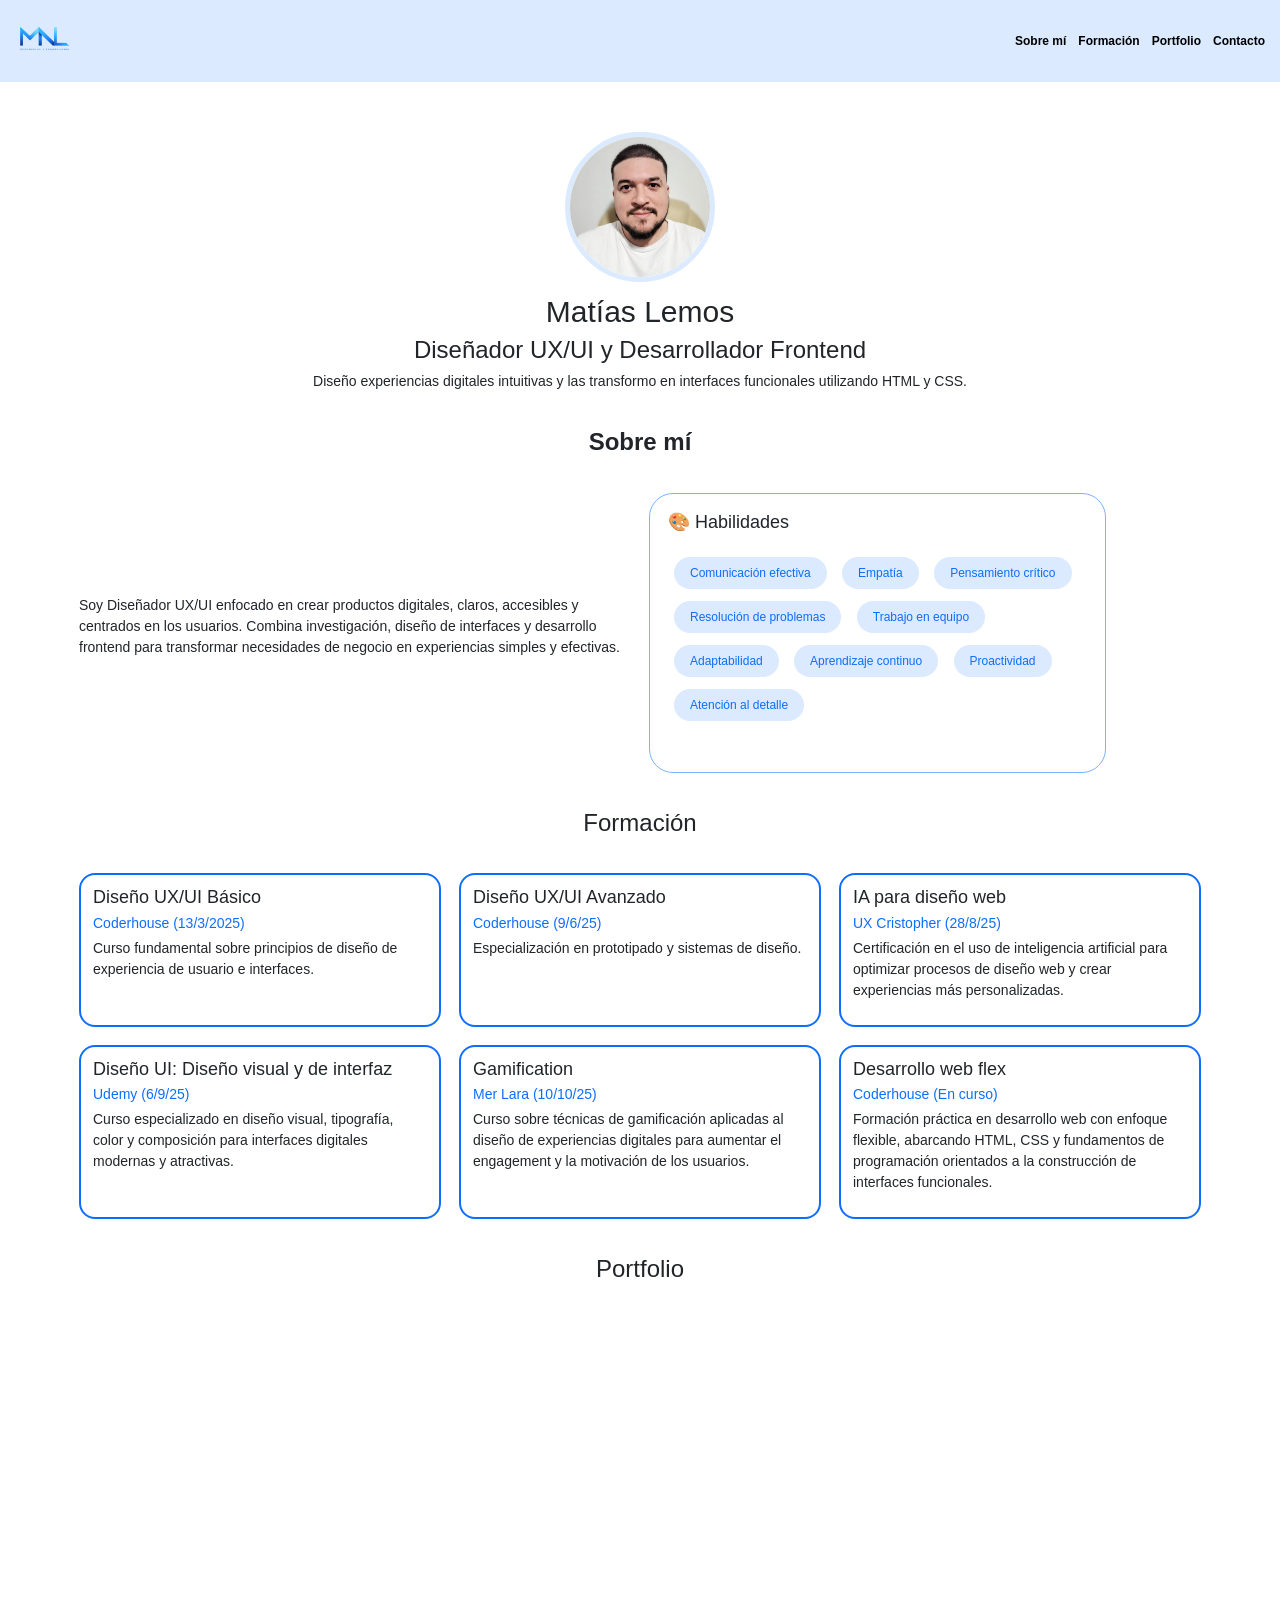
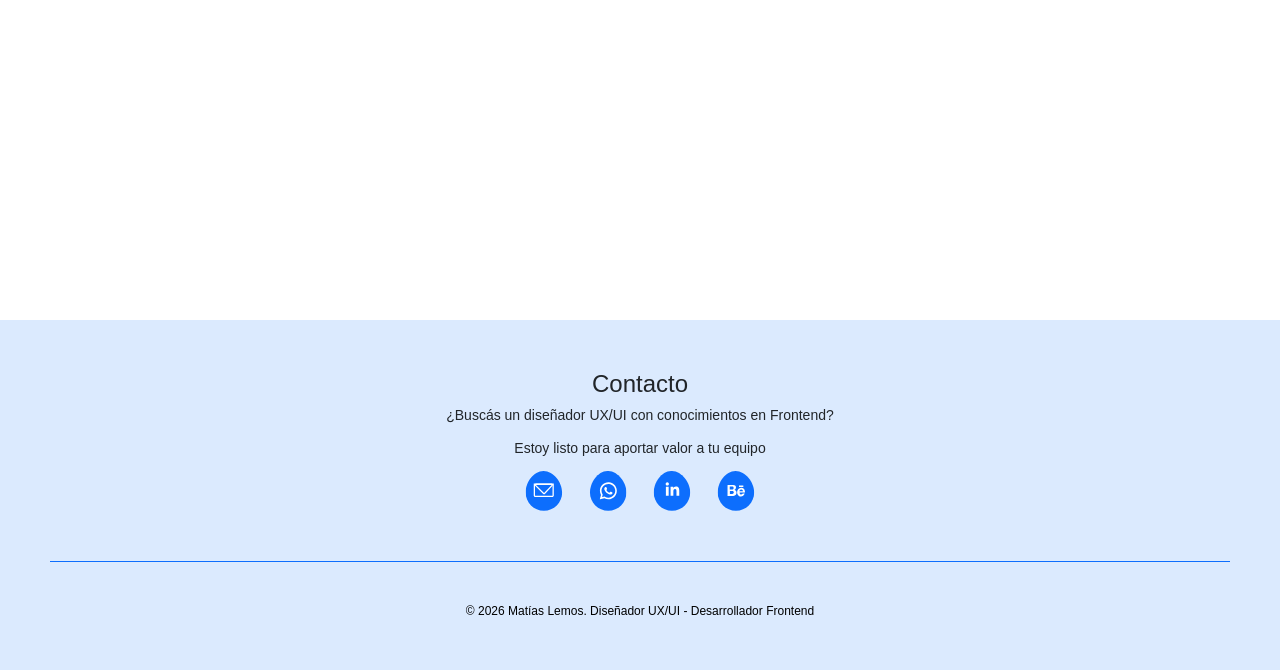
<file: Index.html>
<!DOCTYPE html>
<html lang="es">

<head>
    <meta charset="UTF-8">
    <meta name="viewport" content="width=device-width, initial-scale=1.0">
    <meta name="description" content="Portfolio de Matías Lemos, Diseñador UX/UI y Desarrollador Front-End. Desarrollo web responsive con HTML, CSS, Sass y Bootstrap.">
    <meta name="keywords" content="Matías Lemos, UX UI Designer, Front-End Developer, Portfolio, HTML, CSS, Sass, Bootstrap, Diseño UX, Diseño UI, Desarrollo Web, Figma">

    <link href="https://cdn.jsdelivr.net/npm/bootstrap@5.3.8/dist/css/bootstrap.min.css" rel="stylesheet">

    <link rel="stylesheet" href="./css/style.css">

    <link rel="stylesheet" href="https://unpkg.com/aos@2.3.4/dist/aos.css">

    <title>Matías Lemos | Diseñador UX/UI y Desarrollador Front-End</title>
</head>

<body>
    <header>
        <nav class="navbar navbar-expand-lg">
            <div class="container-fluid">
                <a href="./index.html">
                    <img class="logo" src="./assets/logo-portfolio.png" alt="Iniciales del nombre"></a>
                <button class="navbar-toggler" type="button" data-bs-toggle="collapse"
                    data-bs-target="#navbarNavAltMarkup" aria-controls="navbarNavAltMarkup" aria-expanded="false"
                    aria-label="Toggle navigation">
                    <span class="navbar-toggler-icon"></span>
                </button>
                <div class="collapse navbar-collapse" id="navbarNavAltMarkup">
                    <div class="navbar-nav ms-auto">
                        <a class="nav-link" href="./pages/sobremi.html">Sobre mí</a>
                        <a class="nav-link" href="./pages/formacion.html">Formación</a>
                        <a class="nav-link" href="./pages/proyectos.html">Portfolio</a>
                        <a class="nav-link" href="./pages/contacto.html">Contacto</a>
                    </div>
                </div>
            </div>
        </nav>
    </header>
    <main>
        <figure data-aos="zoom-in" data-aos-duration="100">
            <img class="perfil d-block mx-auto" src="./assets/foto-perfil.jpeg" alt="Foto frontal de la persona">
        </figure>
        <div class="text-center" data-aos="fade-up" data-aos-duration="1200" data-aos-delay="300">
            <h1>Matías Lemos</h1>
            <h2>Diseñador UX/UI y Desarrollador Frontend</h2>
            <p class="textop">Diseño experiencias digitales intuitivas y las transformo en interfaces funcionales
                utilizando HTML y
                CSS.</p>
        </div>
        <section class="container my-5">
            <h2 class="text-center fw-bold mb-5">Sobre mí</h2>
            <div class="row align-items-center">
                <div class="col-lg-6">
                    <p class="textop" class="fs-4">
                        Soy Diseñador UX/UI enfocado en crear productos digitales,
                        claros, accesibles y centrados en los usuarios. Combina
                        investigación, diseño de interfaces y desarrollo frontend para
                        transformar necesidades de negocio en experiencias simples y
                        efectivas.
                    </p>
                </div>
                <div class="col-lg-5">
                    <div class="habilidad p-4">
                        <h4 class="mb-4">🎨 Habilidades</h4>
                        <span class="badge pills">Comunicación efectiva</span>
                        <span class="badge pills">Empatía</span>
                        <span class="badge pills">Pensamiento crítico</span>
                        <span class="badge pills">Resolución de problemas</span>
                        <span class="badge pills">Trabajo en equipo</span>
                        <span class="badge pills">Adaptabilidad</span>
                        <span class="badge pills">Aprendizaje continuo</span>
                        <span class="badge pills">Proactividad</span>
                        <span class="badge pills">Atención al detalle</span>
                    </div>
                </div>
            </div>
        </section>
        <section class="container my-5">
            <h2 class="text-center mb-5">Formación</h2>
            <div class="row g-4">
                <div class="col-12 col-md-6 col-lg-4">
                    <div class="card card-formacion h-100">
                        <div class="card-body">
                            <h5 class="textot" class="card-title">Diseño UX/UI Básico</h5>
                            <h6 class="textos" class="card-subtitle mb-2 subtitulo-card">Coderhouse (13/3/2025)</h6>
                            <p class="textop" class="card-text">
                                Curso fundamental sobre principios de diseño de experiencia de usuario e interfaces.
                            </p>
                        </div>
                    </div>
                </div>
                <div class="col-12 col-md-6 col-lg-4">
                    <div class="card card-formacion h-100">
                        <div class="card-body">
                            <h5 class="textot" class="card-title">Diseño UX/UI Avanzado</h5>
                            <h6 class="textos" class="card-subtitle mb-2 subtitulo-card">Coderhouse (9/6/25)</h6>
                            <p class="textop" class="card-text">
                                Especialización en prototipado y sistemas de diseño.
                            </p>
                        </div>
                    </div>
                </div>
                <div class="col-12 col-md-6 col-lg-4">
                    <div class="card card-formacion h-100">
                        <div class="card-body">
                            <h5 class="textot" class="card-title">IA para diseño web</h5>
                            <h6 class="textos" class="card-subtitle mb-2 subtitulo-card">UX Cristopher (28/8/25)</h6>
                            <p class="textop" class="card-text">
                                Certificación en el uso de inteligencia artificial para optimizar procesos de diseño web
                                y crear experiencias más personalizadas.
                            </p>
                        </div>
                    </div>
                </div>
                <div class="col-12 col-md-6 col-lg-4">
                    <div class="card card-formacion h-100">
                        <div class="card-body">
                            <h5 class="textot" class="card-title">Diseño UI: Diseño visual y de interfaz</h5>
                            <h6 class="textos" class="card-subtitle mb-2 subtitulo-card">Udemy (6/9/25)</h6>
                            <p class="textop" class="card-text">
                                Curso especializado en diseño visual, tipografía, color y composición para
                                interfaces digitales modernas y atractivas.
                            </p>
                        </div>
                    </div>
                </div>
                <div class="col-12 col-md-6 col-lg-4">
                    <div class="card card-formacion h-100">
                        <div class="card-body">
                            <h5 class="textot" class="card-title">Gamification</h5>
                            <h6 class="textos" class="card-subtitle mb-2 subtitulo-card">Mer Lara (10/10/25)</h6>
                            <p class="textop" class="card-text">
                                Curso sobre técnicas de gamificación aplicadas al diseño de experiencias
                                digitales para aumentar el engagement y la motivación de los usuarios.
                            </p>
                        </div>
                    </div>
                </div>
                <div class="col-12 col-md-6 col-lg-4">
                    <div class="card card-formacion h-100">
                        <div class="card-body">
                            <h5 class="textot" class="textot" class="card-title">Desarrollo web flex</h5>
                            <h6 class="textos" class="card-subtitle mb-2 subtitulo-card">Coderhouse (En curso)</h6>
                            <p class="textop" class="card-text">
                                Formación práctica en desarrollo web con enfoque flexible, abarcando HTML,
                                CSS y fundamentos de programación orientados a la construcción de interfaces
                                funcionales.
                            </p>
                        </div>
                    </div>
                </div>
            </div>
        </section>
        <section class="container my-5">
            <h2 class="text-center mb-5">Portfolio</h2>
            <div class="row g-4">
                <div class="col-12 col-md-6 col-lg-4" data-aos="zoom-in" data-aos-delay="100">
                    <div class="card shadow">
                        <div class="card h-100">
                            <a href="https://www.behance.net/gallery/228369189/Diseno-de-experiencia-UXUI"
                                target="_blank">
                                <img src="./assets/mecapp-.png" class="card-img-top"
                                    alt="Proyecto MecApp desarrollado en Figma">
                            </a>
                            <div class="card-body">
                                <p class="textop" class="card-text">
                                    MecApp - Diseño de experiencia y prototipado
                                </p>
                            </div>
                        </div>
                    </div>
                </div>
                <div class="col-12 col-md-6 col-lg-4" data-aos="zoom-in" data-aos-delay="100">
                    <div class="card h-100">
                        <div class="card shadow">
                            <a href="https://www.behance.net/gallery/231283863/Diseno-de-pantalla-Nautilus-Engine"
                                target="_blank">
                                <img src="./assets/nautilus-.png" class="card-img-top"
                                    alt="Proyecto Nautilus desarrollado en Figma">
                            </a>
                            <div class="card-body">
                                <p class="textop" class="card-text">
                                    Nautilus Engine - Del problema a la solución
                                </p>
                            </div>
                        </div>
                    </div>
                </div>
                <div class="col-12 col-md-6 col-lg-4" data-aos="zoom-in" data-aos-delay="100">
                    <div class="card h-100">
                        <div class="card shadow">
                            <a href="https://www.behance.net/gallery/235482259/Mockup-web-NexoStudio" target="_blank">
                                <img src="./assets/nexo-studio.png" class="card-img-top"
                                    alt="Proyecto NexoStudio desarrollado en Figma">
                            </a>
                            <div class="card-body">
                                <p class="textop" class="card-text">
                                    NexoStudio - Web diseñada con IA
                                </p>
                            </div>
                        </div>
                    </div>
                </div>
                <div class="col-12 col-md-6 col-lg-4" data-aos="zoom-in" data-aos-delay="100">
                    <div class="card h-100">
                        <div class="card shadow">
                            <a href="https://www.behance.net/gallery/237456669/Super-Sangre-Joven" target="_blank">
                                <img src="./assets/ssj.png" class="card-img-top"
                                    alt="Proyecto Super Sangre Joven desarrollado en Figma">
                            </a>
                            <div class="card-body">
                                <p class="textop" class="card-text">
                                    SSJ - Aplicación para la comunidad de un artista
                                </p>
                            </div>
                        </div>
                    </div>
                </div>
                <div class="col-12 col-md-6 col-lg-4" data-aos="zoom-in" data-aos-delay="100">
                    <div class="card h-100">
                        <div class="card shadow">
                            <a href="https://www.behance.net/gallery/246511361/Haru" target="_blank">
                                <img src="./assets/haru.png" class="card-img-top"
                                    alt="Proyecto Haru desarrollado en Figma">
                            </a>
                            <div class="card-body">
                                <p class="textop" class="card-text">
                                    Haru - Aplicación financiera personal
                                </p>
                            </div>
                        </div>
                    </div>
                </div>
            </div>
        </section>
    </main>
    <footer>
        <div class="text-center">
            <h2>Contacto</h2>
            <p class="textop">¿Buscás un diseñador UX/UI con conocimientos en Frontend?</p>
            <p class="textop">Estoy listo para aportar valor a tu equipo</p>
            <class="formacion" mb-5>
        </div>
        <div class="row text-center justify-content-center gap-2">
            <div class="col-auto">
                <a href="mailto:matiaslemosok@gmail.com">
                    <img src="./assets/gmail.svg" alt="Gmail" class="icono"></a>
            </div>
            <div class="col-auto">
                <a href="https://wa.me/5491112345678" target="_blank">
                    <img src="./assets/whatsapp.svg" alt="WhatsApp" class="icono"></a>
            </div>
            <div class="col-auto">
                <a href="https://www.linkedin.com/in/matias-lemos-/" target="_blank">
                    <img src="./assets/linkedin.svg" alt="LinkedIn" class="icono"></a>
            </div>
            <div class="col-auto">
                <a href="https://www.behance.net/matiaslemos4" target="_blank">
                    <img src="./assets/behance.svg" alt="Behance" class="icono"></a>
            </div>
        </div>
        </div>
        <div class="footer-divider"></div>
        <div class="text-center">
            <a href="#">© 2026 Matías Lemos. Diseñador UX/UI - Desarrollador Frontend</a>
        </div>
    </footer>
    <script src="https://cdn.jsdelivr.net/npm/bootstrap@5.3.8/dist/js/bootstrap.bundle.min.js"
        integrity="sha384-FKyoEForCGlyvwx9Hj09JcYn3nv7wiPVlz7YYwJrWVcXK/BmnVDxM+D2scQbITxI"
        crossorigin="anonymous"></script>
    <script src="https://unpkg.com/aos@2.3.4/dist/aos.js"></script>

    <script>
        AOS.init({
            once: false,
            duration: 1200,
            offset: 100
        });
    </script>
</body>

</html>
</file>
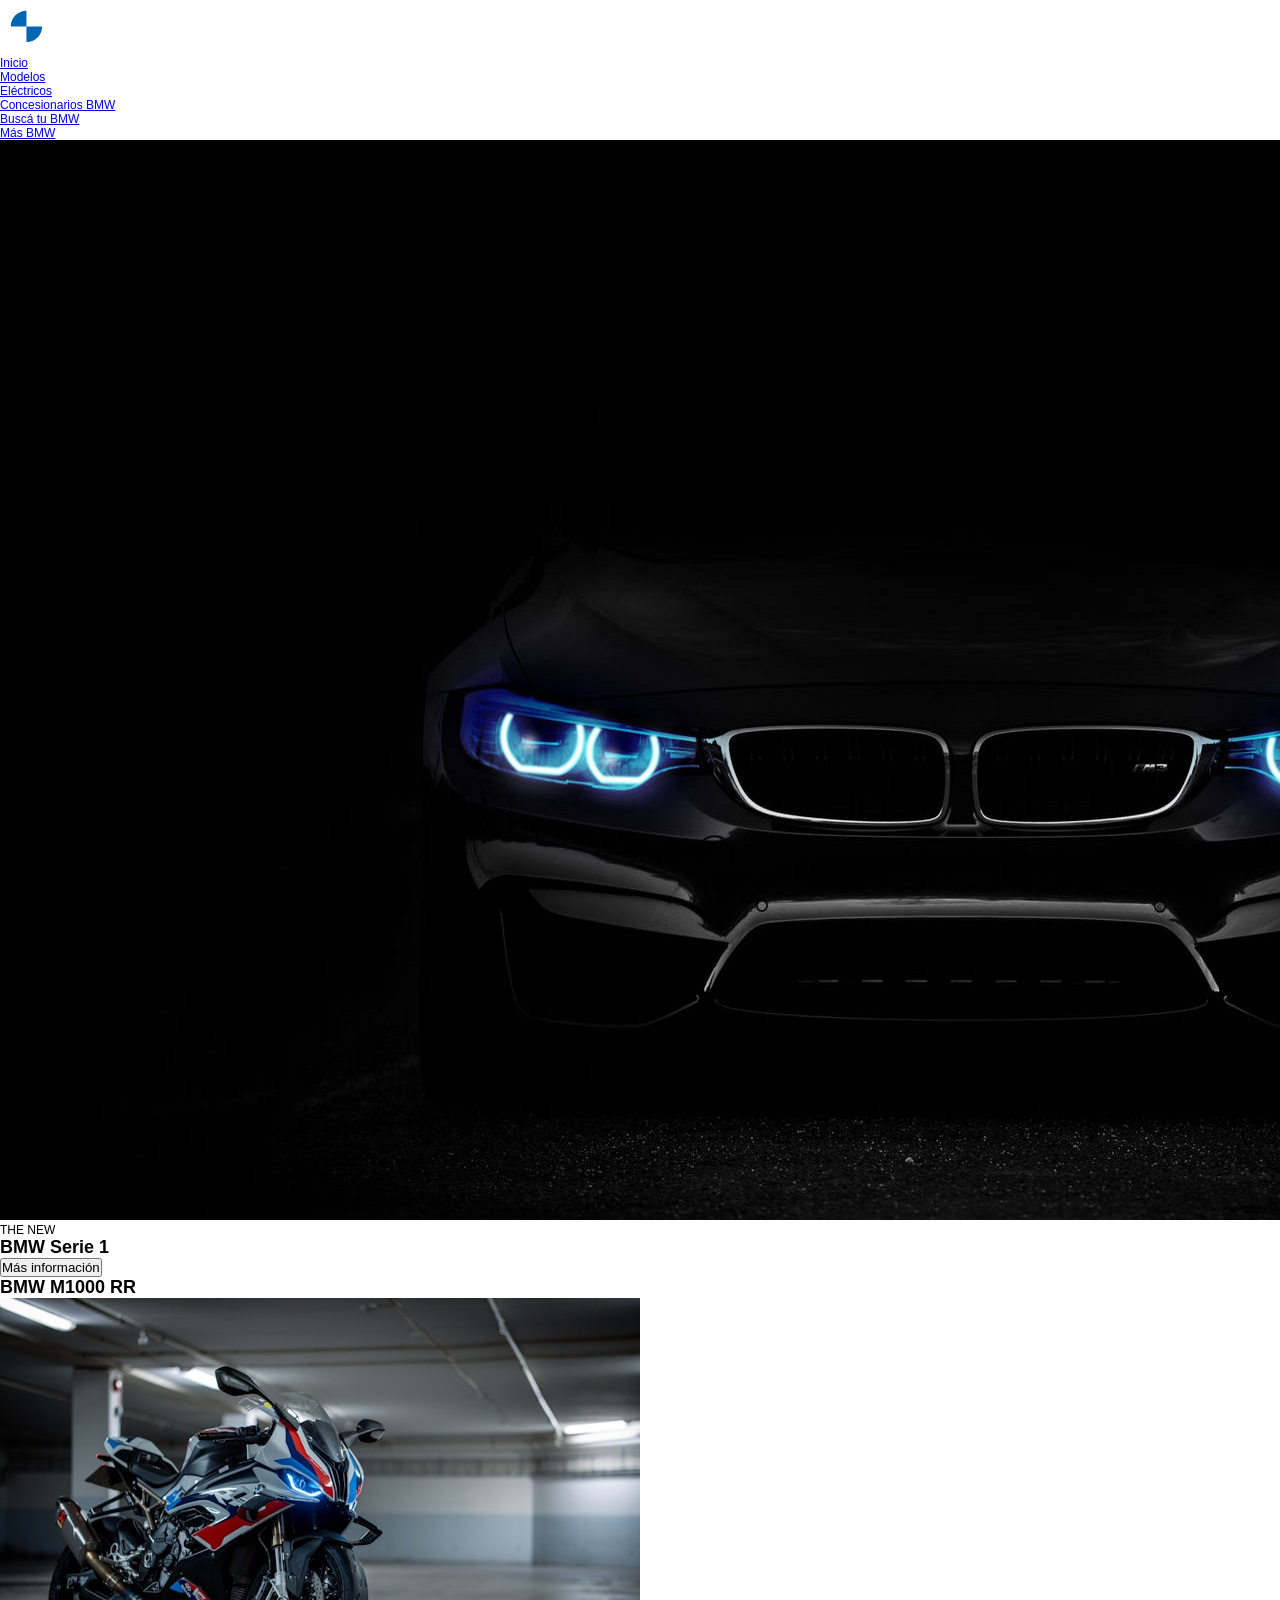
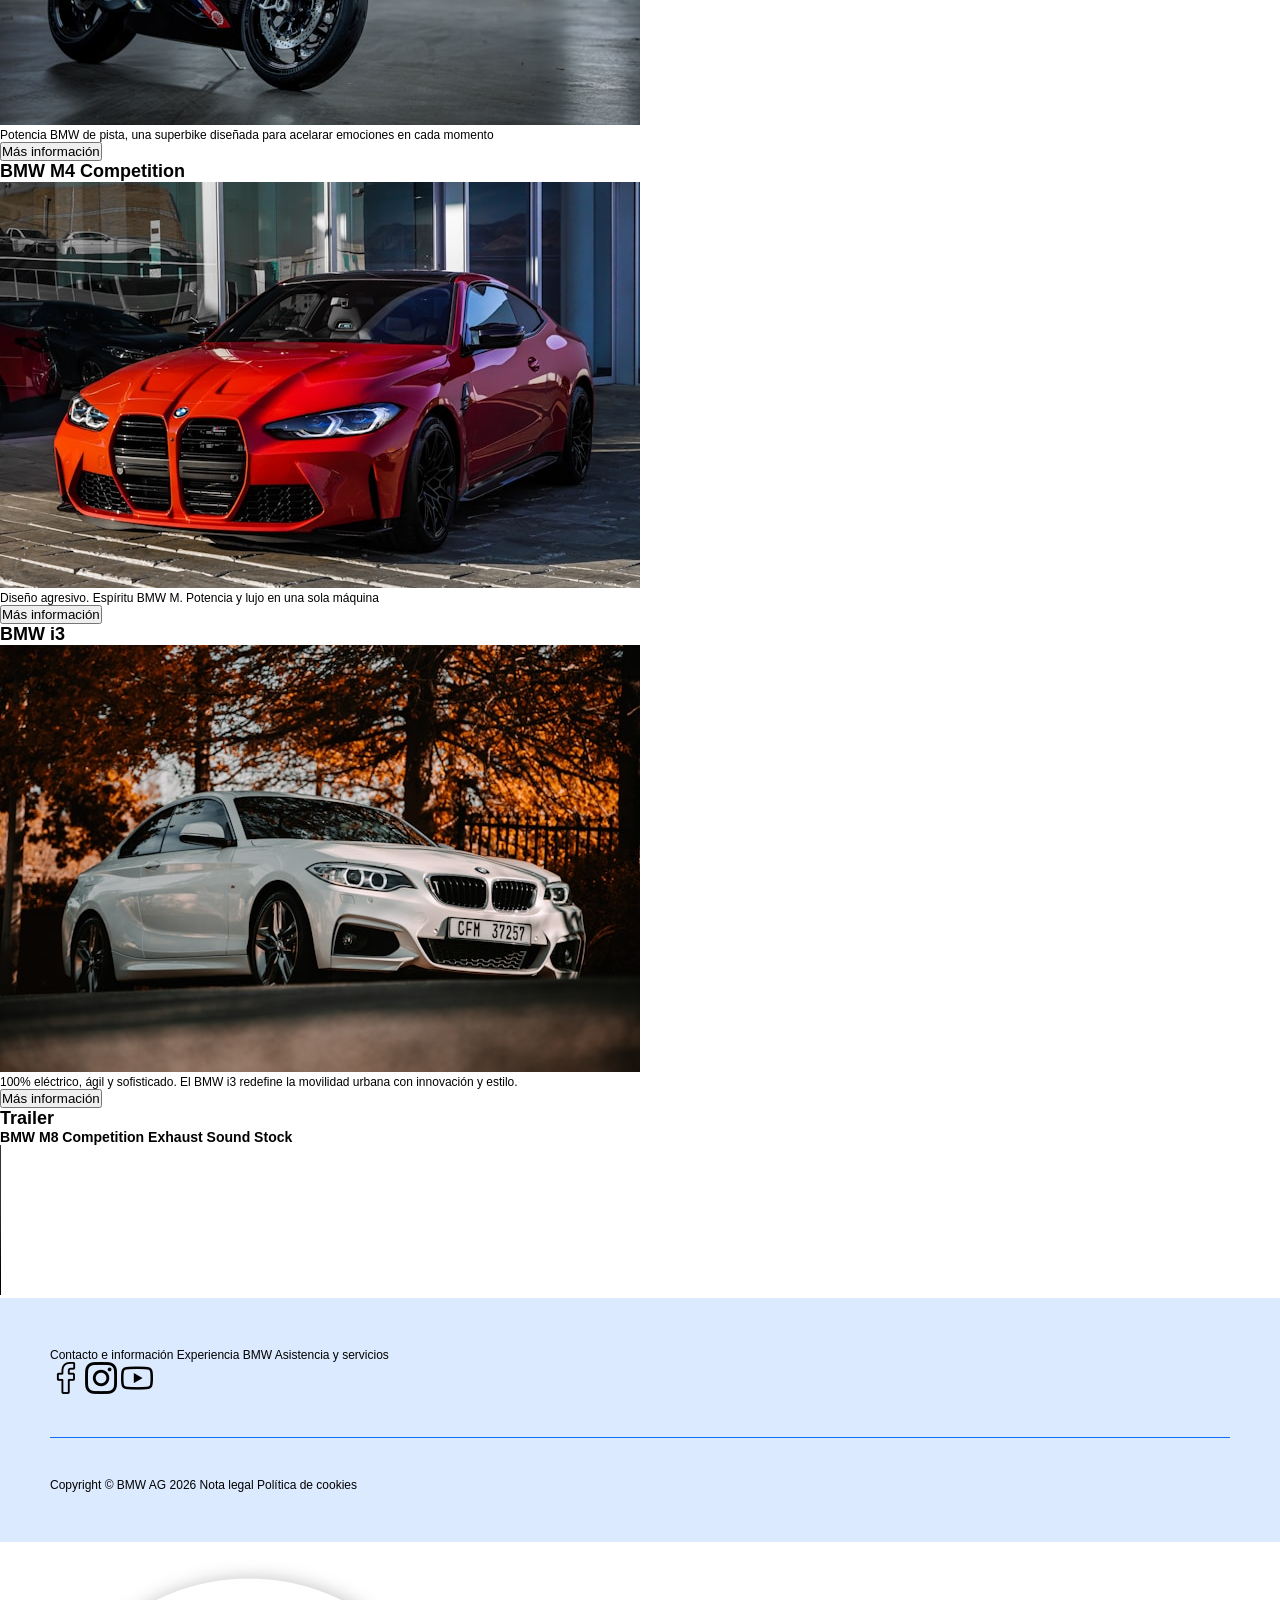
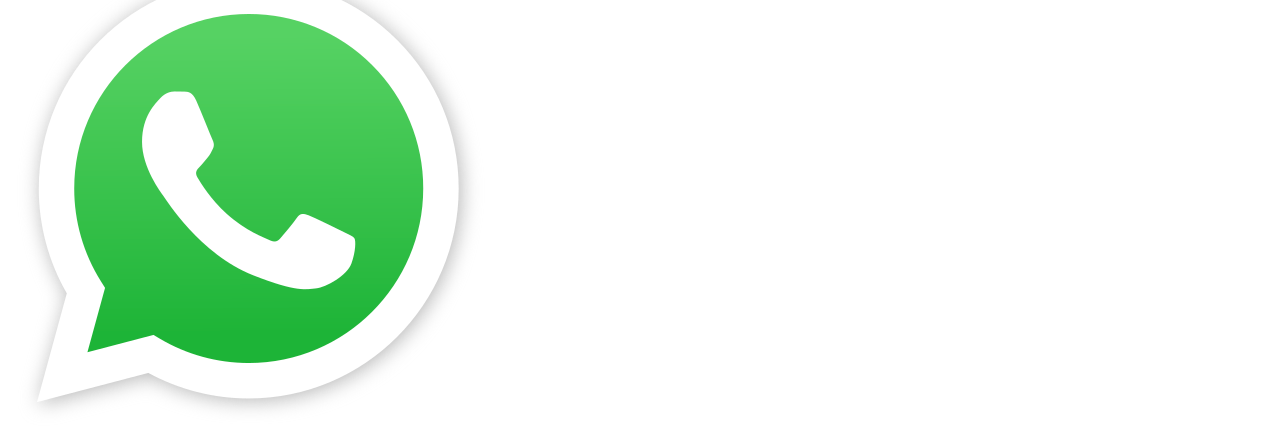
<file: pages/buscatubmw.html>
<!DOCTYPE html>
<html lang="es">

<head>
    <meta charset="UTF-8">
    <meta name="viewport" content="width=device-width, initial-scale=1.0">
    <link rel="shortcut icon" href="../assets/icono bmw.png" type="image/x-icon">
    <link rel="stylesheet" href="../css/style.css">
    <title>BMW - Inicio</title>
</head>

<body>
    <!-- Contenido del encabezado de la página -->
    <header>
        <div class="logoBMW">
            <img src="../assets/BMW Logo header.svg" alt="BMW Logo">
        </div>
        <!-- Centro de navegación principal de la página (menú de nav) -->
        <nav>
            <ul>
                <li><a href="#">Inicio</a></li>
                <li><a href="../pages/modelos.html">Modelos</a></li>
                <li><a href="../pages/electricos.html">Eléctricos</a></li>
                <li><a href="../pages/concesionariosbmw.html">Concesionarios BMW</a></li>
                <li><a href="../pages/buscatubmw.html">Buscá tu BMW</a></li>
                <li><a href="../pages/masbmw.html">Más BMW</a></li>
            </ul>
        </nav>
    </header>
    <!-- Contenido específico y principal del archivo HTML -->
    <main>
        <div class="portada">
            <img src="../assets/BMW 4k.jpg"
                alt="Primer plano del emblema de BMW sobre el capó de un vehículo negro, con la icónica parrilla doble iluminada sutilmente en un entorno oscuro que resalta el diseño elegante y premium">
            <div class="heroTexto">
                <p>THE NEW</p>
                <h2>BMW Serie 1</h2>
                <button class="botonHero">Más información</button>
            </div>
        </div>
        <!-- Separa en temas el contenido específico del archivo -->
        <div class="padreFlex">
            <section class="tarjeta">
                <div class="flexItem">
                    <div class="boxmodel">
                        <h2>BMW M1000 RR</h2>
                        <img src="../assets/BMW Moto.jpg" alt="" class="foto">
                        <p class="pcard">Potencia BMW de pista, una superbike diseñada para acelarar emociones en cada
                            momento</p>
                        <button class="boton">Más información</button>
                    </div>
                </div>

            </section>
            <section class="tarjeta">
                <div class="flexItem">
                    <div class="boxmodel">
                        <h2>BMW M4 Competition</h2>
                        <img src="../assets/BMW naranja.jpg" alt="" class="foto">
                        <p class="pcard">Diseño agresivo. Espíritu BMW M. Potencia y lujo en una sola máquina</p>
                        <button class="boton">Más información</button>
                    </div>
                </div>
            </section>
            <section class="tarjeta">
                <div class="flexItem">
                    <div class="boxmodel">
                        <h2>BMW i3</h2>
                        <img src="../assets/BMW blanco.jpg" alt="BMW i3" class="foto">
                        <p class="pcard">
                            100% eléctrico, ágil y sofisticado. El BMW i3 redefine la movilidad urbana con innovación y
                            estilo.
                        </p>
                        <button class="boton">Más información</button>
                    </div>
                </div>
            </section>
        </div>
        <h2 class="section-title">Trailer</h2>
        <h3 class="section-subtitle">BMW M8 Competition Exhaust Sound Stock</h3>
        <div class="centrado">
            <div class="video-container">
                <video controls>
                    <source src="../assets/BMW M8 Competition Exhaust Sound Stock.mp4" type="video/mp4">
                </video>
            </div>
        </div>
    </main>
    <!-- Contenido del pie de página -->
    <footer>
        <div class="footer-top">
            <div class="footer-links">
                <a href="#">Contacto e información</a>
                <a href="#">Experiencia BMW</a>
                <a href="#">Asistencia y servicios</a>
            </div>
            <div class="icons">
                <a href="#"><img src="../assets/facebook.png" alt="Facebook"></a>
                <a href="#"><img src="../assets/instagram.png" alt="Instagram"></a>
                <a href="#"><img src="../assets/youtube.png" alt="YouTube"></a>
            </div>
        </div>
        <div class="footer-divider"></div>
        <div class="footer-bottom">
            <a href="#">Copyright © BMW AG 2026</a>
            <a href="#">Nota legal</a>
            <a href="#">Política de cookies</a>
        </div>
    </footer>
    <a href="https://wa.me/5491123456789" class="whatsapp" target="_blank">
        <img src="../assets/WhatsApp.svg.png" alt="WhatsApp">
    </a>
</body>

</html>
</file>
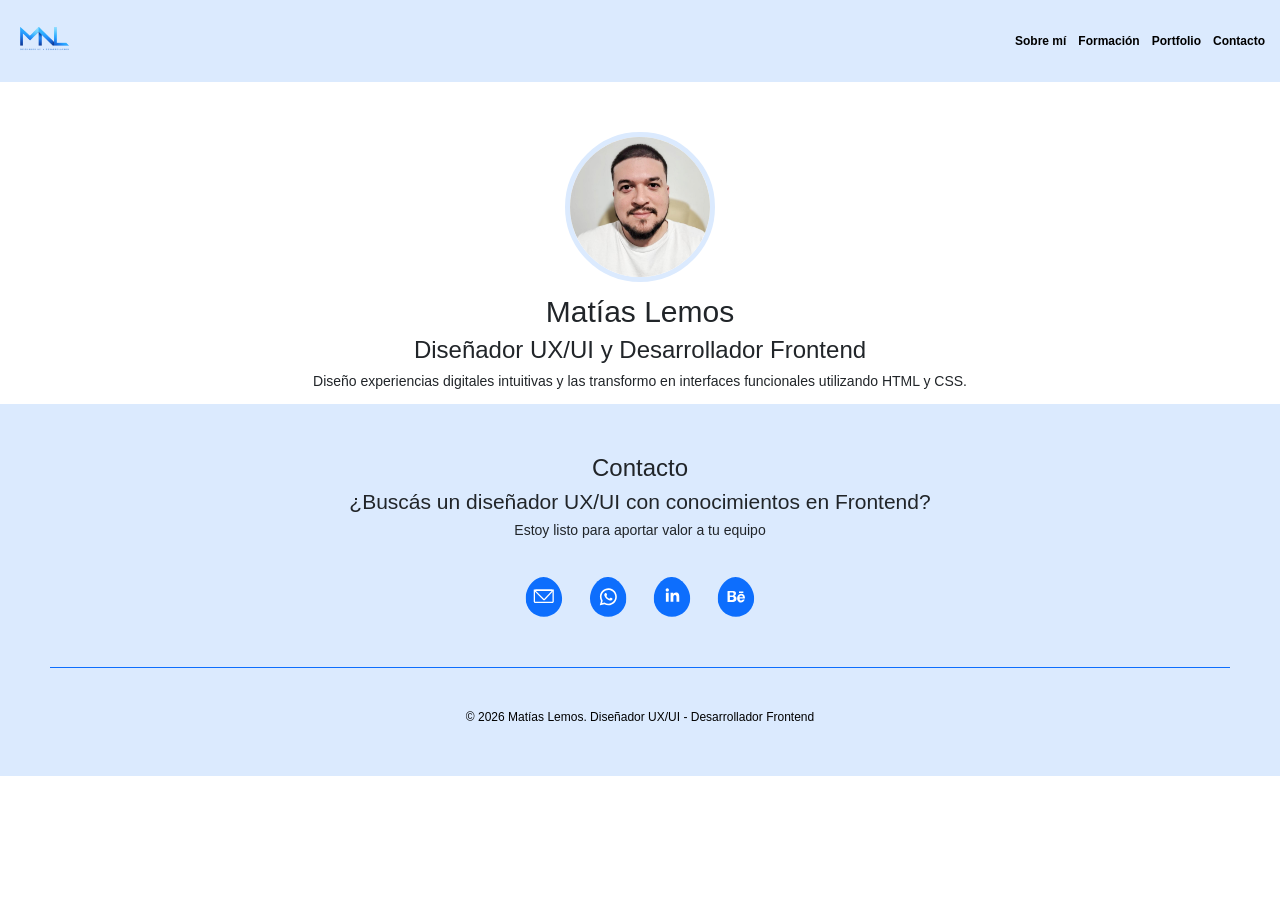
<file: pages/contacto.html>
<!DOCTYPE html>
<html lang="es">

<head>
    <meta charset="UTF-8">
    <meta name="viewport" content="width=device-width, initial-scale=1.0">
    <link href="https://cdn.jsdelivr.net/npm/bootstrap@5.3.8/dist/css/bootstrap.min.css" rel="stylesheet"
        integrity="sha384-sRIl4kxILFvY47J16cr9ZwB07vP4J8+LH7qKQnuqkuIAvNWLzeN8tE5YBujZqJLB" crossorigin="anonymous">
    <link rel="stylesheet" href="../css/style.css">
    <title>Portfolio Mati Lemos</title>
</head>

<body>
    <header>
        <nav class="navbar navbar-expand-lg">
            <div class="container-fluid">
                <a href="../index.html">
                <img class="logo" src="../assets/logo-portfolio.png" alt="Iniciales del nombre"></a>
                <button class="navbar-toggler" type="button" data-bs-toggle="collapse"
                    data-bs-target="#navbarNavAltMarkup" aria-controls="navbarNavAltMarkup" aria-expanded="false"
                    aria-label="Toggle navigation">
                    <span class="navbar-toggler-icon"></span>
                </button>
                <div class="collapse navbar-collapse" id="navbarNavAltMarkup">
                    <div class="navbar-nav ms-auto">
                        <a class="nav-link" href="./sobremi.html">Sobre mí</a>
                        <a class="nav-link" href="./formacion.html">Formación</a>
                        <a class="nav-link" href="./proyectos.html">Portfolio</a>
                        <a class="nav-link" href="./contacto.html">Contacto</a>
                    </div>
                </div>
            </div>
        </nav>
    </header>
    <main>
        <figure>
            <img class="perfil" src="../assets/foto-perfil.jpeg" class="d-block mx-auto" alt="Foto frontal de la persona">
        </figure>
        <div class="text-center">
            <h1>Matías Lemos</h1>
            <h2>Diseñador UX/UI y Desarrollador Frontend</h2>
            <p class="textop">Diseño experiencias digitales intuitivas y las transformo en interfaces funcionales utilizando HTML y
                CSS.</p>
        </div>
    </main>
    <footer>
        <div class="text-center">
            <h2>Contacto</h2>
            <h3>¿Buscás un diseñador UX/UI con conocimientos en Frontend?</h3>
            <p class="textop">Estoy listo para aportar valor a tu equipo</p>
        <section class="formacion mb-5"></section>
        </div>
         <div class="row text-center justify-content-center gap-2">
            <div class="col-auto">
                <a href="mailto:matiaslemosok@gmail.com">
                <img src="../assets/gmail.svg" alt="Gmail" class="icono"></a>
            </div>
            <div class="col-auto">
                <a href="https://wa.me/5491112345678" target="_blank">
                <img src="../assets/whatsapp.svg" alt="WhatsApp" class="icono"></a>
            </div>
            <div class="col-auto">
                <a href="https://www.linkedin.com/in/matias-lemos-/" target="_blank">
                <img src="../assets/linkedin.svg" alt="LinkedIn" class="icono"></a>
            </div>
            <div class="col-auto">
                <a href="https://www.behance.net/matiaslemos4" target="_blank">
                <img src="../assets/behance.svg" alt="Behance" class="icono"></a>
            </div>
            </div>
        </div>
        <div class="footer-divider"></div>
        <div class="text-center">
            <a href="#">© 2026 Matías Lemos. Diseñador UX/UI - Desarrollador Frontend</a>
        </div>
    </footer>
    <script src="https://cdn.jsdelivr.net/npm/bootstrap@5.3.8/dist/js/bootstrap.bundle.min.js"
        integrity="sha384-FKyoEForCGlyvwx9Hj09JcYn3nv7wiPVlz7YYwJrWVcXK/BmnVDxM+D2scQbITxI"
        crossorigin="anonymous"></script>
</body>

</html>
</file>
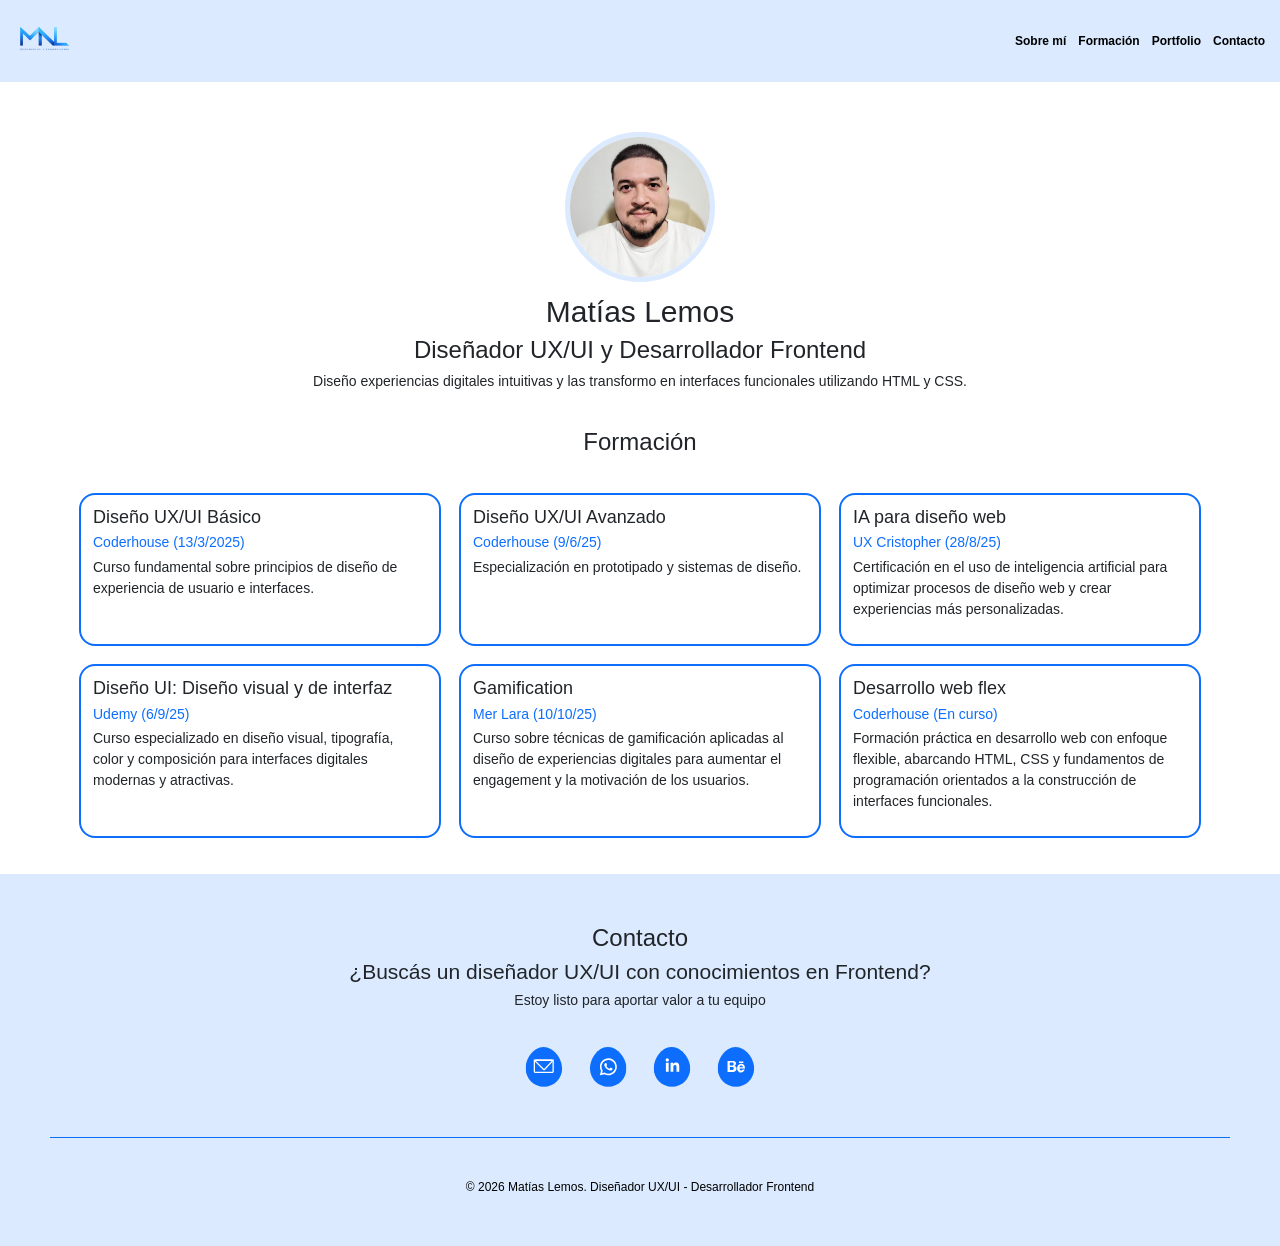
<file: pages/formacion.html>
<!DOCTYPE html>
<html lang="es">

<head>
    <meta charset="UTF-8">
    <meta name="viewport" content="width=device-width, initial-scale=1.0">
    <link href="https://cdn.jsdelivr.net/npm/bootstrap@5.3.8/dist/css/bootstrap.min.css" rel="stylesheet"
        integrity="sha384-sRIl4kxILFvY47J16cr9ZwB07vP4J8+LH7qKQnuqkuIAvNWLzeN8tE5YBujZqJLB" crossorigin="anonymous">
    <link rel="stylesheet" href="../css/style.css">
    <title>Portfolio Mati Lemos</title>
</head>

<body>
    <header>
        <nav class="navbar navbar-expand-lg">
            <div class="container-fluid">
                <a href="../index.html">
                <img class="logo" src="../assets/logo-portfolio.png" alt="Iniciales del nombre"></a>
                <button class="navbar-toggler" type="button" data-bs-toggle="collapse"
                    data-bs-target="#navbarNavAltMarkup" aria-controls="navbarNavAltMarkup" aria-expanded="false"
                    aria-label="Toggle navigation">
                    <span class="navbar-toggler-icon"></span>
                </button>
                <div class="collapse navbar-collapse" id="navbarNavAltMarkup">
                    <div class="navbar-nav ms-auto">
                        <a class="nav-link" href="./sobremi.html">Sobre mí</a>
                        <a class="nav-link" href="./formacion.html">Formación</a>
                        <a class="nav-link" href="./proyectos.html">Portfolio</a>
                        <a class="nav-link" href="./contacto.html">Contacto</a>
                    </div>
                </div>
            </div>
        </nav>
    </header>
    <main>
        <figure>
            <img class="perfil" src="../assets/foto-perfil.jpeg" class="d-block mx-auto" alt="Foto frontal de la persona">
        </figure>
        <div class="text-center">
            <h1>Matías Lemos</h1>
            <h2>Diseñador UX/UI y Desarrollador Frontend</h2>
            <p class="textop">Diseño experiencias digitales intuitivas y las transformo en interfaces funcionales utilizando HTML y
                CSS.</p>
        </div>
        <section class="container my-5">
            <h2 class="text-center mb-5">Formación</h2>
            <div class="row g-4">
                <div class="col-12 col-md-6 col-lg-4">
                    <div class="card card-formacion h-100">
                        <div class="card-body">
                            <h5 class="textot" class="card-title">Diseño UX/UI Básico</h5>
                            <h6 class="textos" class="card-subtitle mb-2 subtitulo-card">Coderhouse (13/3/2025)</h6>
                            <p class="textop" class="card-text">
                                Curso fundamental sobre principios de diseño de experiencia de usuario e interfaces.
                            </p>
                        </div>
                    </div>
                </div>
                    <div class="col-12 col-md-6 col-lg-4">
                        <div class="card card-formacion h-100">
                            <div class="card-body">
                                <h5 class="textot" class="card-title">Diseño UX/UI Avanzado</h5>
                                <h6 class="textos" class="card-subtitle mb-2 subtitulo-card">Coderhouse (9/6/25)</h6>
                                <p class="textop" class="card-text">
                                    Especialización en prototipado y sistemas de diseño.
                                </p>
                            </div>
                        </div>
                    </div>
                        <div class="col-12 col-md-6 col-lg-4">
                            <div class="card card-formacion h-100">
                                <div class="card-body">
                                    <h5 class="textot" class="card-title">IA para diseño web</h5>
                                    <h6 class="textos" class="card-subtitle mb-2 subtitulo-card">UX Cristopher (28/8/25)</h6>
                                    <p class="textop" class="card-text">
                                        Certificación en el uso de inteligencia artificial para optimizar procesos de diseño web
                                        y crear experiencias más personalizadas.
                                    </p>
                                </div>
                            </div>
                        </div>
                            <div class="col-12 col-md-6 col-lg-4">
                                <div class="card card-formacion h-100">
                                    <div class="card-body">
                                        <h5 class="textot" class="card-title">Diseño UI: Diseño visual y de interfaz</h5>
                                        <h6 class="textos" class="card-subtitle mb-2 subtitulo-card">Udemy (6/9/25)</h6>
                                        <p class="textop" class="card-text">
                                            Curso especializado en diseño visual, tipografía, color y composición para
                                            interfaces digitales modernas y atractivas.
                                        </p>
                                    </div>
                                </div>
                            </div>
                                <div class="col-12 col-md-6 col-lg-4">
                                    <div class="card card-formacion h-100">
                                        <div class="card-body">
                                            <h5 class="textot" class="card-title">Gamification</h5>
                                            <h6 class="textos" class="card-subtitle mb-2 subtitulo-card">Mer Lara (10/10/25)</h6>
                                            <p class="textop" class="card-text">
                                                Curso sobre técnicas de gamificación aplicadas al diseño de experiencias
                                                digitales para aumentar el engagement y la motivación de los usuarios.
                                            </p>
                                        </div>
                                    </div>
                                </div>
                                    <div class="col-12 col-md-6 col-lg-4">
                                        <div class="card card-formacion h-100">
                                            <div class="card-body">
                                                <h5 class="textot" class="card-title">Desarrollo web flex</h5>
                                                <h6 class="textos" class="card-subtitle mb-2 subtitulo-card">Coderhouse (En curso)</h6>
                                                <p class="textop" class="card-text">
                                                    Formación práctica en desarrollo web con enfoque flexible, abarcando HTML,
                                                    CSS y fundamentos de programación orientados a la construcción de interfaces
                                                    funcionales.
                                                </p>
                                            </div>
                                        </div>
                                    </div>
                                </div>
        </section>
    </main>
    <footer>
        <div class="text-center">
            <h2>Contacto</h2>
            <h3>¿Buscás un diseñador UX/UI con conocimientos en Frontend?</h3>
            <p class="textop">Estoy listo para aportar valor a tu equipo</p>
        <section class="formacion mb-5"></section>
        </div>
         <div class="row text-center justify-content-center gap-2">
            <div class="col-auto">
                <a href="mailto:matiaslemosok@gmail.com">
                <img src="../assets/gmail.svg" alt="Gmail" class="icono"></a>
            </div>
            <div class="col-auto">
                <a href="https://wa.me/5491112345678" target="_blank">
                <img src="../assets/whatsapp.svg" alt="WhatsApp" class="icono"></a>
            </div>
            <div class="col-auto">
                <a href="https://www.linkedin.com/in/matias-lemos-/" target="_blank">
                <img src="../assets/linkedin.svg" alt="LinkedIn" class="icono"></a>
            </div>
            <div class="col-auto">
                <a href="https://www.behance.net/matiaslemos4" target="_blank">
                <img src="../assets/behance.svg" alt="Behance" class="icono"></a>
            </div>
            </div>
        </div>
        <div class="footer-divider"></div>
        <div class="text-center">
            <a href="#">© 2026 Matías Lemos. Diseñador UX/UI - Desarrollador Frontend</a>
        </div>
    </footer>
    <script src="https://cdn.jsdelivr.net/npm/bootstrap@5.3.8/dist/js/bootstrap.bundle.min.js"
        integrity="sha384-FKyoEForCGlyvwx9Hj09JcYn3nv7wiPVlz7YYwJrWVcXK/BmnVDxM+D2scQbITxI"
        crossorigin="anonymous"></script>
</body>

</html>
</file>
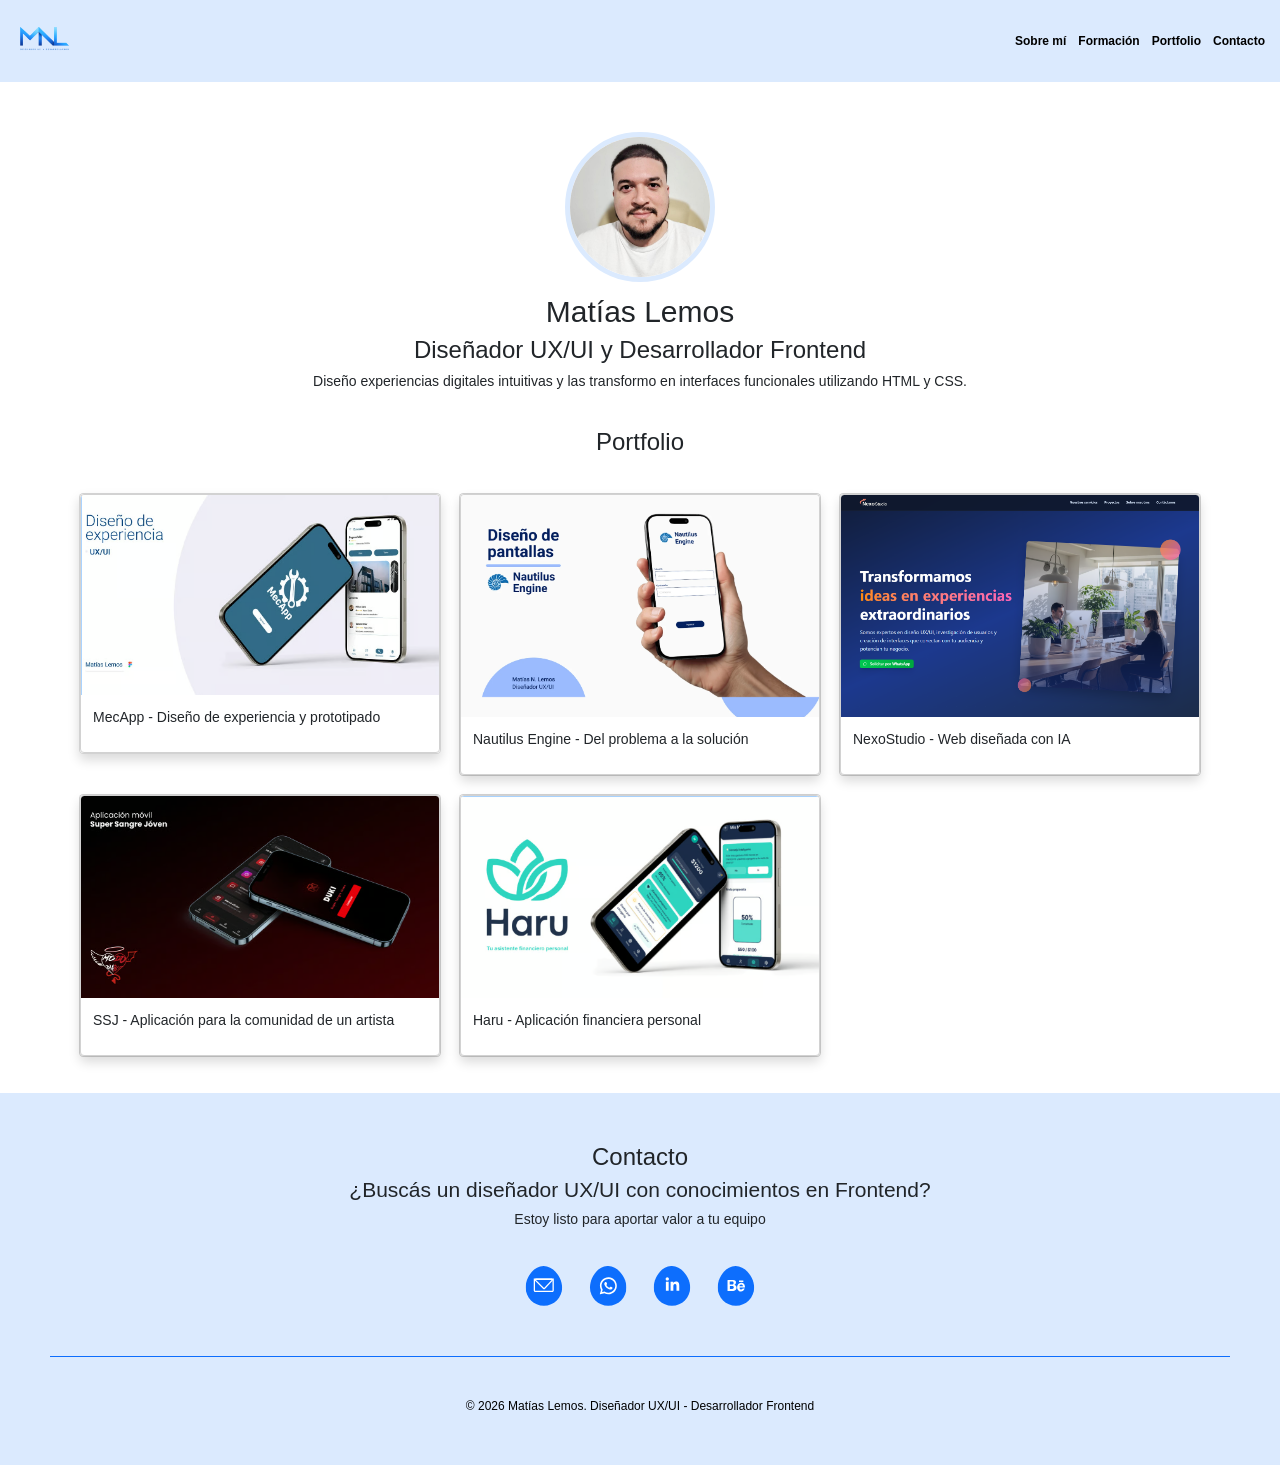
<file: pages/proyectos.html>
<!DOCTYPE html>
<html lang="es">

<head>
    <meta charset="UTF-8">
    <meta name="viewport" content="width=device-width, initial-scale=1.0">
    <link href="https://cdn.jsdelivr.net/npm/bootstrap@5.3.8/dist/css/bootstrap.min.css" rel="stylesheet"
        integrity="sha384-sRIl4kxILFvY47J16cr9ZwB07vP4J8+LH7qKQnuqkuIAvNWLzeN8tE5YBujZqJLB" crossorigin="anonymous">
    <link rel="stylesheet" href="../css/style.css">
    <title>Portfolio Mati Lemos</title>
</head>

<body>
    <header>
        <nav class="navbar navbar-expand-lg">
            <div class="container-fluid">
                <a href="../index.html">
                <img class="logo" src="../assets/logo-portfolio.png" alt="Iniciales del nombre"></a>
                <button class="navbar-toggler" type="button" data-bs-toggle="collapse"
                    data-bs-target="#navbarNavAltMarkup" aria-controls="navbarNavAltMarkup" aria-expanded="false"
                    aria-label="Toggle navigation">
                    <span class="navbar-toggler-icon"></span>
                </button>
                <div class="collapse navbar-collapse" id="navbarNavAltMarkup">
                    <div class="navbar-nav ms-auto">
                        <a class="nav-link" href="./sobremi.html">Sobre mí</a>
                        <a class="nav-link" href="./formacion.html">Formación</a>
                        <a class="nav-link" href="./proyectos.html">Portfolio</a>
                        <a class="nav-link" href="./contacto.html">Contacto</a>
                    </div>
                </div>
            </div>
        </nav>
    </header>
    <main>
        <figure>
            <img class="perfil" src="../assets/foto-perfil.jpeg" class="d-block mx-auto" alt="Foto frontal de la persona">
        </figure>
        <div class="text-center">
            <h1>Matías Lemos</h1>
            <h2>Diseñador UX/UI y Desarrollador Frontend</h2>
            <p class="textop">Diseño experiencias digitales intuitivas y las transformo en interfaces funcionales utilizando HTML y
                CSS.</p>
        </div>
        <section class="container my-5">
            <h2 class="text-center mb-5">Portfolio</h2>
            <div class="row g-4">
                <div class="col-12 col-md-6 col-lg-4">
                    <div class="card shadow">
                    <div class="card h-100">
                        <a href="https://www.behance.net/gallery/228369189/Diseno-de-experiencia-UXUI" target="_blank">
                            <img src="../assets/mecapp-.png" class="card-img-top" alt="MecApp">
                        </a>
                        <div class="card-body">
                            <p class="textop" class="card-text">
                                MecApp - Diseño de experiencia y prototipado
                            </p>
                        </div>
                    </div>
                    </div>
                </div>
                <div class="col-12 col-md-6 col-lg-4">
                    <div class="card h-100">
                    <div class="card shadow">
                        <a href="https://www.behance.net/gallery/231283863/Diseno-de-pantalla-Nautilus-Engine" target="_blank">
                            <img src="../assets/nautilus-.png" class="card-img-top" alt="Nautilus">
                        </a>
                        <div class="card-body">
                            <p class="textop" class="card-text">
                                Nautilus Engine - Del problema a la solución
                            </p>
                        </div>
                    </div>
                    </div>
                </div>
                <div class="col-12 col-md-6 col-lg-4">
                    <div class="card h-100">
                        <div class="card shadow">
                        <a href="https://www.behance.net/gallery/235482259/Mockup-web-NexoStudio" target="_blank">
                            <img src="../assets/nexo-studio.png" class="card-img-top" alt="NexoStudio">
                        </a>
                        <div class="card-body">
                            <p class="textop" class="card-text">
                                NexoStudio - Web diseñada con IA
                            </p>
                        </div>
                    </div>
                    </div>
                </div>
                <div class="col-12 col-md-6 col-lg-4">
                    <div class="card h-100">
                    <div class="card shadow">
                        <a href="https://www.behance.net/gallery/237456669/Super-Sangre-Joven" target="_blank">
                            <img src="../assets/ssj.png" class="card-img-top" alt="Super sangre joven">
                        </a>
                        <div class="card-body">
                            <p class="textop" class="card-text">
                                SSJ - Aplicación para la comunidad de un artista
                            </p>
                        </div>
                    </div>
                    </div>
                </div>
                <div class="col-12 col-md-6 col-lg-4">
                    <div class="card h-100">
                    <div class="card shadow">
                        <a href="https://www.behance.net/gallery/246511361/Haru" target="_blank">
                            <img src="../assets/haru.png" class="card-img-top" alt="Haru">
                        </a>
                        <div class="card-body">
                            <p class="textop" class="card-text">
                                Haru - Aplicación financiera personal
                            </p>
                        </div>
                    </div>
                    </div>
                </div>
            </div>
        </section>
    </main>
    <footer>
        <div class="text-center">
            <h2>Contacto</h2>
            <h3>¿Buscás un diseñador UX/UI con conocimientos en Frontend?</h3>
            <p class="textop">Estoy listo para aportar valor a tu equipo</p>
        <section class="formacion mb-5"></section>
        </div>
         <div class="row text-center justify-content-center gap-2">
            <div class="col-auto">
                <a href="mailto:matiaslemosok@gmail.com">
                <img src="../assets/gmail.svg" alt="Gmail" class="icono"></a>
            </div>
            <div class="col-auto">
                <a href="https://wa.me/5491112345678" target="_blank">
                <img src="../assets/whatsapp.svg" alt="WhatsApp" class="icono"></a>
            </div>
            <div class="col-auto">
                <a href="https://www.linkedin.com/in/matias-lemos-/" target="_blank">
                <img src="../assets/linkedin.svg" alt="LinkedIn" class="icono"></a>
            </div>
            <div class="col-auto">
                <a href="https://www.behance.net/matiaslemos4" target="_blank">
                <img src="../assets/behance.svg" alt="Behance" class="icono"></a>
            </div>
            </div>
        </div>
        <div class="footer-divider"></div>
        <div class="text-center">
            <a href="#">© 2026 Matías Lemos. Diseñador UX/UI - Desarrollador Frontend</a>
        </div>
    </footer>
    <script src="https://cdn.jsdelivr.net/npm/bootstrap@5.3.8/dist/js/bootstrap.bundle.min.js"
        integrity="sha384-FKyoEForCGlyvwx9Hj09JcYn3nv7wiPVlz7YYwJrWVcXK/BmnVDxM+D2scQbITxI"
        crossorigin="anonymous"></script>
</body>

</html>
</file>
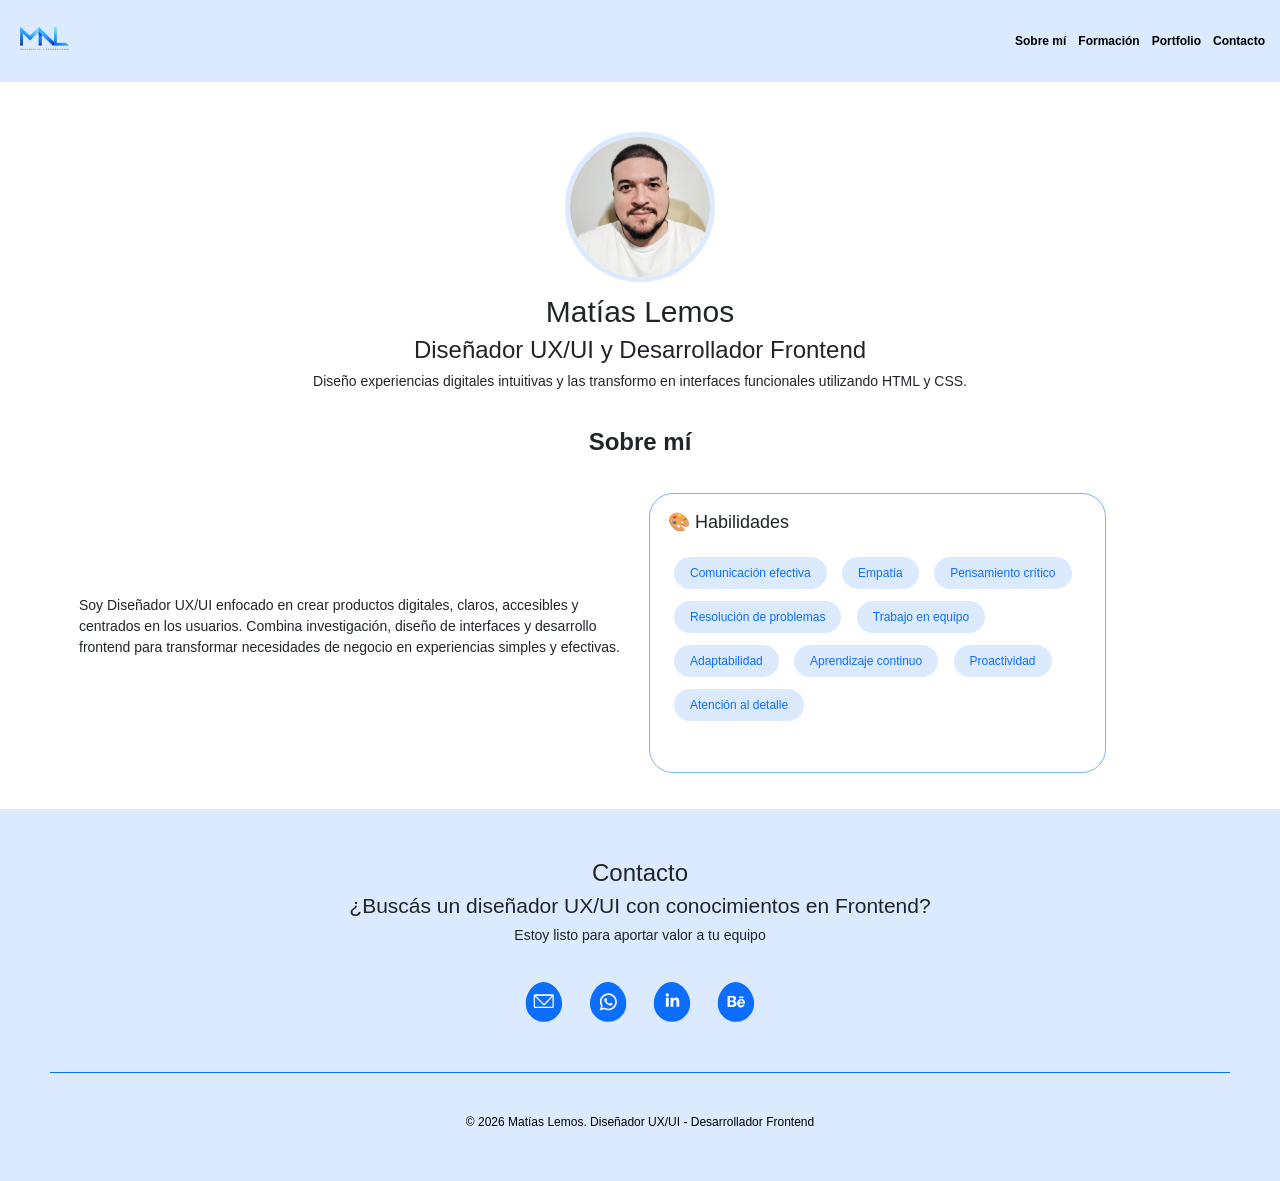
<file: pages/sobremi.html>
<!DOCTYPE html>
<html lang="es">

<head>
    <meta charset="UTF-8">
    <meta name="viewport" content="width=device-width, initial-scale=1.0">
    <link href="https://cdn.jsdelivr.net/npm/bootstrap@5.3.8/dist/css/bootstrap.min.css" rel="stylesheet"
        integrity="sha384-sRIl4kxILFvY47J16cr9ZwB07vP4J8+LH7qKQnuqkuIAvNWLzeN8tE5YBujZqJLB" crossorigin="anonymous">
    <link rel="stylesheet" href="../css/style.css">
    <title>Portfolio Mati Lemos</title>
</head>

<body>
    <header>
        <nav class="navbar navbar-expand-lg">
            <div class="container-fluid">
                <a href="../index.html">
                <img class="logo" src="../assets/logo-portfolio.png" alt="Iniciales del nombre"></a>
                <button class="navbar-toggler" type="button" data-bs-toggle="collapse"
                    data-bs-target="#navbarNavAltMarkup" aria-controls="navbarNavAltMarkup" aria-expanded="false"
                    aria-label="Toggle navigation">
                    <span class="navbar-toggler-icon"></span>
                </button>
                <div class="collapse navbar-collapse" id="navbarNavAltMarkup">
                    <div class="navbar-nav ms-auto">
                        <a class="nav-link" href="./sobremi.html">Sobre mí</a>
                        <a class="nav-link" href="./formacion.html">Formación</a>
                        <a class="nav-link" href="./proyectos.html">Portfolio</a>
                        <a class="nav-link" href="./contacto.html">Contacto</a>
                    </div>
                </div>
            </div>
        </nav>
    </header>
    <main>
        <figure>
            <img class="perfil" src="../assets/foto-perfil.jpeg" class="d-block mx-auto" alt="Foto frontal de la persona">
        </figure>
        <div class="text-center">
            <h1>Matías Lemos</h1>
            <h2>Diseñador UX/UI y Desarrollador Frontend</h2>
            <p class="textop">Diseño experiencias digitales intuitivas y las transformo en interfaces funcionales utilizando HTML y
                CSS.</p>
        </div>
        <section class="container my-5">
            <h2 class="text-center fw-bold mb-5">Sobre mí</h2>
            <div class="row align-items-center">
                <div class="col-lg-6">
                    <p class="textop" class="fs-4">
                        Soy Diseñador UX/UI enfocado en crear productos digitales,
                        claros, accesibles y centrados en los usuarios. Combina
                        investigación, diseño de interfaces y desarrollo frontend para
                        transformar necesidades de negocio en experiencias simples y
                        efectivas.
                    </p>
                </div>
                <div class="col-lg-5">
                    <div class="habilidad p-4">
                        <h4 class="mb-4">🎨 Habilidades</h4>
                        <span class="badge pills">Comunicación efectiva</span>
                        <span class="badge pills">Empatía</span>
                        <span class="badge pills">Pensamiento crítico</span>
                        <span class="badge pills">Resolución de problemas</span>
                        <span class="badge pills">Trabajo en equipo</span>
                        <span class="badge pills">Adaptabilidad</span>
                        <span class="badge pills">Aprendizaje continuo</span>
                        <span class="badge pills">Proactividad</span>
                        <span class="badge pills">Atención al detalle</span>
                    </div>
                </div>
            </div>
        </section>
       
    <footer>
        <div class="text-center">
            <h2>Contacto</h2>
            <h3>¿Buscás un diseñador UX/UI con conocimientos en Frontend?</h3>
            <p class="textop">Estoy listo para aportar valor a tu equipo</p>
        <section class="formacion mb-5"></section>
        </div>
        <div class="row text-center justify-content-center gap-2">
            <div class="col-auto">
                <a href="mailto:matiaslemosok@gmail.com">
                <img src="../assets/gmail.svg" alt="Gmail" class="icono"></a>
            </div>
            <div class="col-auto">
                <a href="https://wa.me/5491112345678" target="_blank">
                <img src="../assets/whatsapp.svg" alt="WhatsApp" class="icono"></a>
            </div>
            <div class="col-auto">
                <a href="https://www.linkedin.com/in/matias-lemos-/" target="_blank">
                <img src="../assets/linkedin.svg" alt="LinkedIn" class="icono"></a>
            </div>
            <div class="col-auto">
                <a href="https://www.behance.net/matiaslemos4" target="_blank">
                <img src="../assets/behance.svg" alt="Behance" class="icono"></a>
            </div>
            </div>
        </div>
        <div class="footer-divider"></div>
        <div class="text-center">
            <a href="#">© 2026 Matías Lemos. Diseñador UX/UI - Desarrollador Frontend</a>
        </div>
    </footer>
    <script src="https://cdn.jsdelivr.net/npm/bootstrap@5.3.8/dist/js/bootstrap.bundle.min.js"
        integrity="sha384-FKyoEForCGlyvwx9Hj09JcYn3nv7wiPVlz7YYwJrWVcXK/BmnVDxM+D2scQbITxI"
        crossorigin="anonymous"></script>
</body>

</html>
</file>
<file: css/style.css>
* {
  margin: 0;
  padding: 0;
  box-sizing: border-box;
}

html {
  font-size: 75%;
}

body {
  font-family: "Roboto", sans-serif;
}

.textop {
  font-size: 14px;
}

.textot {
  font-size: 18px;
}

.textos {
  color: #0d6efd;
  font-size: 14px;
}

.navbar {
  background-color: #dbeafe;
  font-weight: bold;
}
.navbar .logo {
  width: 70px;
  height: auto;
}
.navbar .nav-link {
  color: #000;
  transition: 0.3s ease;
}
.navbar .nav-link:hover {
  color: #0d6efd;
}

footer {
  background-color: #dbeafe;
  padding: 50px;
}
footer a {
  text-decoration: none;
  color: #000;
}
footer a:hover {
  color: #0d6efd;
}
footer .footer-divider {
  height: 1px;
  background: #0d6efd;
  margin: 40px 0;
}

.perfil {
  display: block;
  margin: 50px auto 0;
  width: 150px;
  height: 150px;
  border-radius: 50%;
  border: 5px solid #dbeafe;
  object-fit: cover;
  transition: transform 0.3s ease, box-shadow 0.3s ease;
}
.perfil:hover {
  transform: scale(1.05);
  box-shadow: 0 10px 25px rgba(0, 0, 0, 0.15);
}

.habilidad {
  border: 1px solid #7ab3ff;
  border-radius: 24px;
  min-height: 280px;
}

.pills {
  background-color: #dbeafe;
  color: #0d6efd;
  font-size: 1rem;
  font-weight: 500;
  padding: 10px 16px;
  margin: 6px;
  border-radius: 999px;
}

.card {
  transition: transform 0.35s ease, box-shadow 0.35s ease;
  cursor: pointer;
}
.card:hover {
  transform: translateY(-10px) scale(1.02);
  box-shadow: 0 20px 40px rgba(0, 0, 0, 0.18);
}

.card-formacion {
  border: 2px solid #0d6efd;
  border-radius: 16px;
}

.subtitulo-card {
  color: #0d6efd;
}

.icono {
  width: 40px;
  height: 40px;
  display: block;
  margin: 0 auto 10px;
}

/*# sourceMappingURL=style.css.map */
</file>
